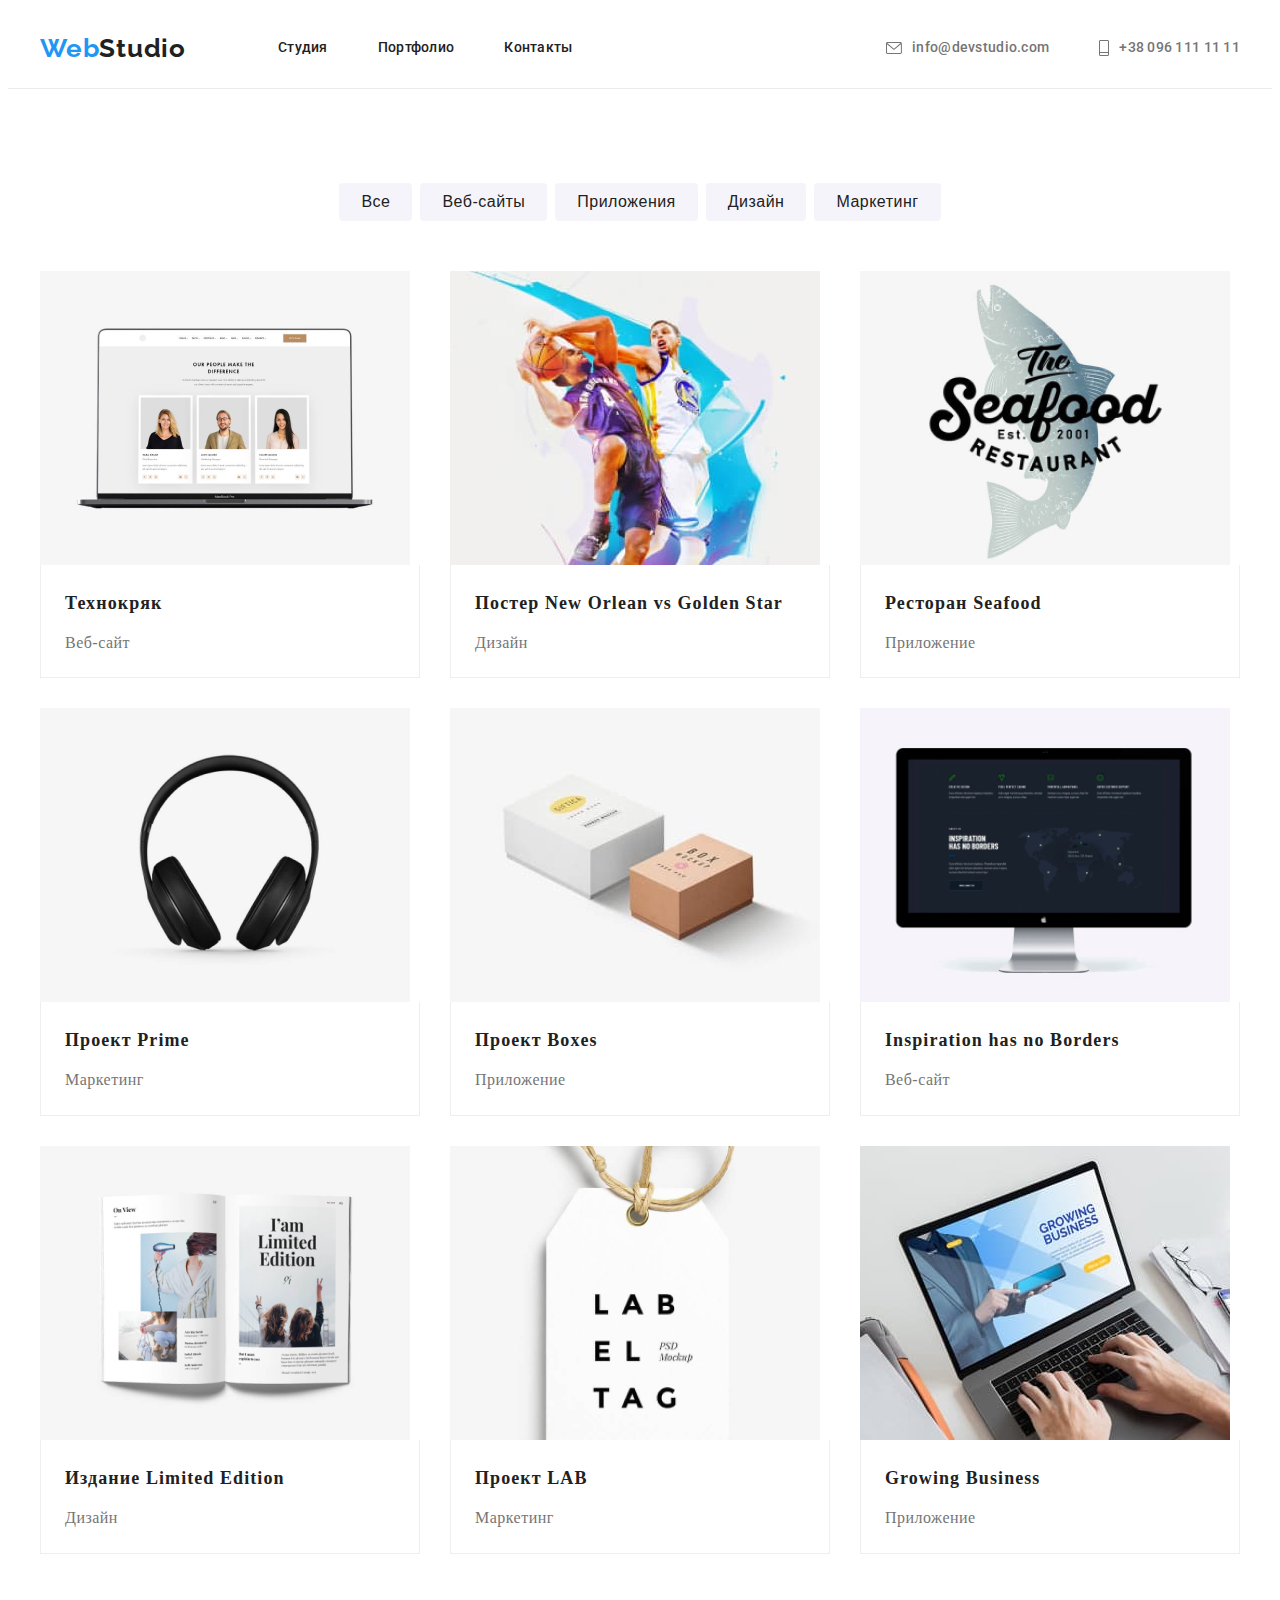
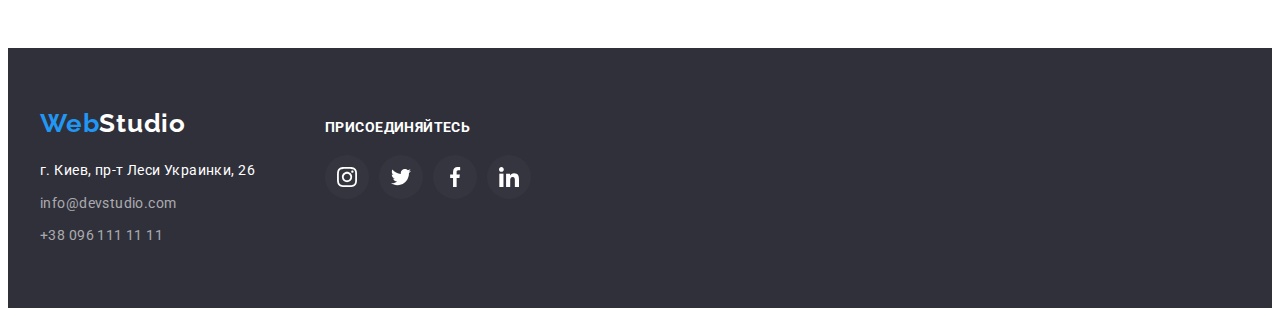
<file: portfolio.html>
<!DOCTYPE html>
<html lang="en">
<head>
    <meta charset="UTF-8">
    <meta http-equiv="X-UA-Compatible" content="IE=edge">
    <meta name="viewport" content="width=device-width, initial-scale=1.0">
    <title>Document</title>
    <link rel="preconnect" href="https://fonts.googleapis.com">
    <link rel="preconnect" href="https://fonts.gstatic.com" crossorigin>
    <link href="https://fonts.googleapis.com/css2?family=Raleway:wght@700&family=Roboto:wght@400;500;700;900&display=swap"
        rel="stylesheet">
        <link rel="stylesheet" href="https://cdnjs.cloudflare.com/ajax/libs/modern-normalize/1.1.0/modern-normalize.min.css"
            integrity="sha512-wpPYUAdjBVSE4KJnH1VR1HeZfpl1ub8YT/NKx4PuQ5NmX2tKuGu6U/JRp5y+Y8XG2tV+wKQpNHVUX03MfMFn9Q=="
            crossorigin="anonymous" referrerpolicy="no-referrer" />
        <link rel="stylesheet" href="./styles.css">
</head>
<body>
    <header class="header-style">
        <div class="container header-container">
            <nav class="navigation">
                <a class="logo link logo_head" href="#"> <span class="web-word-color">Web</span>Studio</a>
                <ul class="nav-list list">
                    <li class="nav-list-item">
                        <a class="nav-list-link link" href="#">Студия</a>
                    </li>
                    <li class="nav-list-item">
                        <a class="nav-list-link link " href="./portfolio.html">Портфолио</a>
                    </li>
                    <li class="nav-list-item">
                        <a class="nav-list-link link" href="#">Контакты</a>
                    </li>
                </ul>
            </nav>
            <ul class="list contact-info-head">
                <li class="contact-info-head-size">
                    <a class="contact-mail link contact-logo" href="mail:info@devstudio.com">info@devstudio.com
                        <svg class="contact-logo-icon" width="16px" height="12px">
                            <use href="./img/sprite.svg#icon-envelope"></use>
                        </svg>
                    </a>
                </li>
                <li class="contact-info-head-size">
                    <a class="contact-number link contact-logo" href="tel:+380961111111">+38 096 111 11 11
                        <svg class="contact-logo-icon" width="10px" height="16px">
                            <use href="./img/sprite.svg#icon-phone"></use>
                        </svg>
                    </a>
                </li>
            </ul>
        </div>
    </header>
    <main>
    <section class="section">
        <div class="container"> 
        <h1 class="visually-hidden">Портфолио</h1>
        <ul class="portfolio">
            <li class="list portfolio-btn">
                <button class="portfolio_projects_btn link" type="button">Все</button>
            </li>
            <li class="list portfolio-btn">
                <button class="portfolio_projects_btn  link" type="button">Веб-сайты</button>
            </li>
            <li class="list portfolio-btn"> 
                <button class="portfolio_projects_btn  link" type="button">Приложения</button>
            </li>
            <li class="list portfolio-btn">
                <button class="portfolio_projects_btn  link" type="button">Дизайн</button>
            </li>
            <li class="list portfolio-btn">
                <button class="portfolio_projects_btn  link" type="button">Маркетинг</button>
            </li>
        </ul>
    
        <ul class="project">
            
            <li class="list projects-block">
                <a class="project-card-link" href="">
                    <div class="project-card-img-wrapper">
                <img src="./img/img_1n.jpg" alt="карточки товара на экране" width="370" height="294"> 
                <p class="overlay">Ресурс предлагает комплексные предложения с разным уровнем функционала и сервисов. Все это позволит посетителю получить
                 исчерпывающие сведения о компании или частном лице.</p>
                </div>
                <div class="project-card-wrapper">
                <h2 class="projects_name"> Технокряк</h2>
                <p class="projects_name_type"> Веб-сайт</p>
              </div>
              </a> 
              </li> 

            <li class="list projects-block"> 
                <a class="project-card-link" href="">
                    <div class="project-card-img-wrapper">
                <img class="list" src="./img/img_2.jpg" alt="игра в баскетбол" width="370" height="294">
                <p class="overlay">Ресурс предлагает комплексные предложения с разным уровнем функционала и сервисов. Все это позволит
                    посетителю получить исчерпывающие сведения о компании или частном лице.</p>
                </div>
                <div class="project-card-wrapper">
                <h2 class="projects_name"> Постер <lang="en"> New Orlean vs Golden Star</lang>
                </h2>
                <p class="projects_name_type">Дизайн</p>
                </div>
                </a>
            </li>

            <li class="list projects-block"> 
                <a class="project-card-link" href="">
                   <div class="project-card-img-wrapper">
                <img class="list" src="./img/img_3.jpg" alt="лого сайта рыба" width="370" height="294">
                <p class="overlay">Ресурс предлагает комплексные предложения с разным уровнем функционала и сервисов. Все это позволит
                    посетителю получить исчерпывающие сведения о компании или частном лице.</p>
                </div>
                <div class="project-card-wrapper">
                <h2 class="projects_name"> Ресторан <lang="en">Seafood</lang>
                </h2>
                <p class="projects_name_type"> Приложение</p>
                </div>
                </a>
            </li>

            <li class="list projects-block"> 
                <a class="project-card-link" href="">
                    <div class="project-card-img-wrapper">
               <img class="list" src="./img/img_4.jpg" alt="наушники" width="370" height="294">
                     <p class="overlay">Ресурс предлагает комплексные предложения с разным уровнем функционала и сервисов. Все это позволит
                    посетителю получить исчерпывающие сведения о компании или частном лице.</p>
                </div>
                <div class="project-card-wrapper">
                <h2 class="projects_name"> Проект <lang="en">Prime</lang>
                </h2>
                <p class="projects_name_type">Маркетинг</p>
                </div>
                </a>
            </li>
            <li class="list projects-block"> 
                <a class="project-card-link" href="">
                    <div class="project-card-img-wrapper">
                <img class="list" src="./img/img_5.jpg" alt="две коробки" width="370" height="294">
                <p class="overlay">Ресурс предлагает комплексные предложения с разным уровнем функционала и сервисов. Все это позволит
                    посетителю получить исчерпывающие сведения о компании или частном лице.</p>
                </div>
                <div class="project-card-wrapper">
                <h2 class="projects_name">Проект <lang="en"> Boxes</lang>
                </h2>
                <p class="projects_name_type">Приложение</p>
                </div>
                </a>
            </li>
            <li class="list projects-block"> 
                <a class="project-card-link" href="">
                    <div class="project-card-img-wrapper">
                <img class="list" src="./img/img_6.jpg" alt="компьютер" width="370" height="294">
            <p class="overlay">Ресурс предлагает комплексные предложения с разным уровнем функционала и сервисов. Все это позволит
                посетителю получить  исчерпывающие сведения о компании или частном лице.</p>
                </div>
               <div class="project-card-wrapper">
                <h2 class="projects_name">Inspiration has no Borders</lang>
                </h2>
                <p class="projects_name_type">Веб-сайт</p>
                </div>
                </a>
           </li>          
            <li class="list projects-block"> 
                <a class="project-card-link" href="">
                    <div class="project-card-img-wrapper">
                <img class="list" src="./img/img_7.jpg" alt="журнал" width="370" height="294">
                <p class="overlay">Ресурс предлагает комплексные предложения с разным уровнем функционала и сервисов. Все это позволит
                    посетителю получить исчерпывающие сведения о компании или частном лице.</p>
                </div>
                <div class="project-card-wrapper">
                <h2 class="projects_name">Издание <lang="en"> Limited Edition </lang>
                </h2>
                <p class="projects_name_type">Дизайн</p>
                </div>
                </a> 
            </li>
            <li class="list projects-block"> 
                <a class="project-card-link" href=""> 
                    <div class="project-card-img-wrapper">
                <img class="list" src="./img/img_8.jpg" alt="журнал" width="370" height="294">
                <p class="overlay">Ресурс предлагает комплексные предложения с разным уровнем функционала и сервисов. Все это позволит
                    посетителю получить исчерпывающие сведения о компании или частном лице.</p>
                </div>
                <div class="project-card-wrapper">
                <h2 class="projects_name"> Проект <lang="en">LAB</lang>
                </h2>
                <p class="projects_name_type">Маркетинг</p>
                </div>
                </a>
                </li>
            <li class="list projects-block"> 
                <a class="project-card-link" href="">
                    <div class="project-card-img-wrapper">
                <img class="list" src="./img/img_9.jpg" alt="работа на компьютере" width="370" height="294">
                <p class="overlay">Ресурс предлагает комплексные предложения с разным уровнем функционала и сервисов. Все это позволит
                    посетителю получить исчерпывающие сведения о компании или частном лице.</p>     
                </div>
               <div class="project-card-wrapper">
                <h2 class="projects_name">
                    <lang="en"> Growing Business </lang>
                </h2>
                <p class="projects_name_type">Приложение</p>
            </div>
            </a> 
            </li>
         </ul>
          </div>
       </section>
    </main>
    <footer class="dark-thema ">
        <div class="container footer-section">
            <div class=" join">
                <a class="link logo_foot " href=""> <span class="web-word-color">Web</span>Studio</a>
                <address class="foot-space">
                    <ul class="list">
                        <li class="foot-space-item"><a class="link_adress link list "
                                href="https://goo.gl/maps/NwRdtHwd14dd7Rub6" target="_blank" rel="noopener noreferrer">г.
                                Киев, пр-т Леси Украинки, 26</a></li>
                        <li class="foot-space-item"><a class="contact-mail-foot link list"
                                href="mail:info@devstudio.com">info@devstudio.com</a></li>
                        <li class="foot-space-item"><a class="contact-number-foot  link list" href="tel:+380961111111">+38
                                096 111 11 11</a></li>
                    </ul>
                </address>
            </div>
            <div class="footer-info">
                <p class="join-name">присоединяйтесь</p>
                <ul class="social-list-footer list ">
                    <li class="social-list-item">
                        <a class="social-list-link-footer" href="">
                            <svg class="social-list-icon-footer" width="20" height="20">
                                <use href="./img/sprite.svg#icon-instagram"></use>
                            </svg>
                        </a>
                    </li>
                    <li class="social-list-item">
                        <a class="social-list-link-footer" href="">
                            <svg class="social-list-icon-footer" width="20" height="20">
                                <use href="./img/sprite.svg#icon-twitter"></use>
                            </svg>
                        </a>
                    </li>
                    <li class="social-list-item">
                        <a class="social-list-link-footer" href="">
                            <svg class="social-list-icon-footer" width="20" height="20">
                                <use href="./img/sprite.svg#icon-facebook"></use>
                            </svg>
                        </a>
                    </li>
                    <li class="social-list-item">
                        <a class="social-list-link-footer" href="">
                            <svg class="social-list-icon-footer" width="20" height="20">
                                <use href="./img/sprite.svg#icon-linkedin"></use>
                            </svg>
                        </a>
                    </li>
                </ul>
            </div>
        </div>
    </footer>
</body>
</html>
</file>
<file: styles.css>
:root {
  --accent-color: #2196f3;
  --dark-text-color: #212121;
  --light-dark-text-color: #757575;
  --main-light-text-color: #ffffff;
  --icon-grey-main-color: #afb1b8;
  --primary-font-family: Roboto, sans-serif;
  --secondary-font-family: Raleway, sans-serif;
}

.list {
  list-style: none;
}
.link {
  text-decoration: none;
}
.container {
  width: 1200px;
  padding-left: 15px;
  padding-right: 15px;
  margin-left: auto;
  margin-right: auto;
}
.body {
  font-family: var(--primary-font-family);
}
h1,
h2,
h3,
h4,
h5,
p {
  margin-top: 0;
  margin-bottom: 0;
}
ul,
ol {
  margin-top: 0;
  margin-bottom: 0;
  padding: 0;
}
img {
  display: block;
}
/* components start */

.section {
  padding-top: 94px;
  padding-bottom: 94px;
}
.header-style {
  border-bottom: 1px solid #ececec;
}
.visually-hidden {
  position: absolute;
  width: 1px;
  height: 1px;
  margin: -1px;
  border: 0;
  padding: 0;
  white-space: nowrap;
  clip-path: inset(100%);
  clip: rect(0 0 0 0);
  overflow: hidden;
}
.logo_head {
  font-family: var(--secondary-font-family);
  font-weight: 700;
  font-size: 26px;
  line-height: 1.19;
  letter-spacing: 0.03em;
  color: var(--dark-text-color);
}
.logo {
  margin-right: 92px;
  display: block;
}
.header-container {
  display: flex;
  align-items: center;
}
.navigation {
  display: flex;
  align-items: center;
}
.nav-list {
  display: flex;
  align-items: center;
}
.nav-list-link {
  position: relative;
  display: block;
  padding-top: 32px;
  padding-bottom: 32px;

  font-family: var(--primary-font-family);
  font-weight: 500;
  font-size: 14px;
  line-height: 1.14;
  letter-spacing: 0.02em;
  color: var(--dark-text-color);
  transition: color 250ms cubic-bezier(0.4, 0, 0.2, 1);
}
.nav-list-link:hover,
.nav-list-link:focus {
  color: var(--accent-color);
}
.nav-list-link::after {
  content: '';
  position: absolute;
  left: 0;
  bottom: 0;
  display: block;
  width: 100%;
  height: 4px;
  background-color: var(--accent-color);
  border-radius: 2px;

  transform: scaleX(0);
  transition: transform 250ms cubic-bezier(0.4, 0, 0.2, 1);
}
.nav-list-link:hover::after,
.nav-list-link:focus::after {
  transform: scaleX(1);
}

.nav-list-item {
  margin-right: 50px;
}
.nav-list-item:not(:last-child) {
  margin-right: 50px;
}
.contact-info-head {
  display: flex;
  align-items: center;
  margin-left: auto;
}

.contact-info-head-size {
  margin-right: 50px;
}
.contact-info-head-size:nth-child(2n) {
  margin-right: 0;
}

.contact-number,
.contact-mail {
  padding-top: 24px;
  padding-bottom: 24px;

  font-family: var(--primary-font-family);
  font-weight: 500;
  font-size: 14px;
  line-height: 1.14;
  letter-spacing: 0.02em;
  color: #757575;
  transition: color 250ms cubic-bezier(0.4, 0, 0.2, 1);
}
.contact-mail:hover,
.contact-mail:focus {
  color: var(--accent-color);
}
.contact-number:hover,
.contact-number:focus {
  color: var(--accent-color);
}
.contact-logo {
  display: flex;
  align-items: center;
  justify-content: flex-end;
  flex-direction: row-reverse;
}
.contact-logo-icon {
  fill: #757575;
  transition: fill 250ms cubic-bezier(0.4, 0, 0.2, 1);
  margin-right: 10px;
}

.contact-mail:hover .contact-logo-icon,
.contact-mail:focus .contact-logo-icon {
  fill: var(--accent-color);
}

.contact-number:hover .contact-logo-icon,
.contact-number:focus .contact-logo-icon {
  fill: var(--accent-color);
}

.hero {
  background-image: linear-gradient(rgba(47, 48, 58, 0.4), rgba(47, 48, 58, 0.4)),
    url('../goit-markup-hw-04/img/img_hero.jpg');
  background-color: #c4c4c4;
  background-size: cover;
  background-repeat: no-repeat;

  max-width: 1600px;
  margin-left: auto;
  margin-right: auto;
  padding-top: 200px;
  padding-bottom: 200px;
  text-align: center;
}

.modal-btn {
  min-width: 200px;
  padding: 12px 32px;
  border: 1px solid var(--accent-color);
  border-radius: 4px;
  font-family: var(--primary-font-family);
  font-weight: 700;
  font-size: 16px;
  line-height: 1.8;
  cursor: pointer;
  color: var(--main-light-text-color);
  background-color: var(--accent-color);
  transition: background-color 250ms cubic-bezier(0.4, 0, 0.2, 1);
}
.modal-btn:hover,
.modal-btn:focus {
  background-color: #188ce8;
  color: var(--main-light-text-color);
}

/* components end */

/* hero start*/

.tagline {
  text-align: center;
  margin-bottom: 30px;

  font-weight: 900;
  font-size: 44px;
  line-height: 1.4;
  letter-spacing: 0.06em;
  text-transform: uppercase;
  color: var(--main-light-text-color);
}
/* hero end */
/* main container */

/* benefits section*/

.benefits {
  display: flex;
  justify-content: start;
  flex-wrap: wrap;
}
.benefits-section {
  width: 270px;
  margin-right: 30px;
}
.benefits-section:nth-child(4n) {
  margin-right: 0;
}

.benefits_name {
  margin-bottom: 10px;
  margin-top: 30px;
  font-weight: 700;
  font-size: 14px;
  line-height: 1.14;
  letter-spacing: 0.03em;
  text-transform: uppercase;
  color: var(--dark-text-color);
}
.benefits_name:nth-last-child(4n) {
  margin: 0;
}

.benefits_name_description {
  font-weight: 400;
  font-size: 14px;
  line-height: 1.7;
  letter-spacing: 0.03em;
  color: var(--light-dark-text-color);
}

.benefits-img {
  display: flex;
  justify-content: center;
  align-items: center;
  background-color: #f5f4fa;
  width: 270px;
  height: 120px;
  border-radius: 5px;
}

/* benefits section*/

.process-work {
  display: flex;
  flex-wrap: wrap;
  align-items: center;
}
.process-work-pict {
  margin-right: 30px;
}
.process-work-pict:nth-child(3n) {
  margin-right: 0;
}
.process-pict-block {
  position: relative;
}

.process-work-about {
  position: absolute;

  background-color: rgba(47, 48, 58, 0.8);
  width: 100%;
  height: 70px;
  bottom: 0;
  text-align: center;
  padding-top: 26px;
}
.team {
  background-color: #f5f4fa;
}
.team-members {
  display: flex;
  flex-wrap: wrap;
  align-items: center;
}
.team-members-pict {
  margin-right: 30px;
  text-align: center;
}
.team-members-pict {
  box-sizing: border-box;
  border-width: 270px;
  border: 1px;
  box-shadow: 0px 1px 3px rgba(0, 0, 0, 0.12), 0px 1px 1px rgba(0, 0, 0, 0.14),
    0px 2px 1px rgba(0, 0, 0, 0.2);
  border-radius: 0px 0px 4px 4px;
  background-color: var(--main-light-text-color);
}
.team-members-pict:nth-child(4n) {
  margin-right: 0;
}
.team-members-space {
  padding-top: 30px;
  padding-bottom: 30px;
  padding-left: 32px;
  padding-right: 32px;
}
.block_name {
  text-align: center;
  margin-bottom: 50px;

  font-weight: 700;
  font-size: 36px;
  line-height: 1.16;
  letter-spacing: 0.03em;
  color: var(--dark-text-color);
}
.space-non {
  padding-top: 0;
}

.employee_name {
  margin-bottom: 10px;
  font-weight: 500;
  font-size: 16px;
  line-height: 1.18;
  letter-spacing: 0.03em;
  color: var(--dark-text-color);
}
.employee_name_work {
  font-weight: 400;
  font-size: 16px;
  line-height: 1.18;
  letter-spacing: 0.03em;
  color: var(--light-dark-text-color);
}

.social-list {
  display: flex;
  justify-content: space-between;
  margin-top: 16px;
}

.social-list-link {
  display: flex;
  align-items: center;
  justify-content: center;
  width: 44px;
  height: 44px;
  background-color: none;
  border-radius: 50%;
  transition: background-color 250ms cubic-bezier(0.4, 0, 0.2, 1);
}

.social-list-icon {
  fill: var(--icon-grey-main-color);
  transition: fill 250ms cubic-bezier(0.4, 0, 0.2, 1);
}

.social-list-link:hover,
.social-list-link:focus {
  background-color: var(--accent-color);
}

.social-list-link:hover .social-list-icon {
  fill: #ffffff;
}
.social-list-link:focus .social-list-icon {
  fill: #ffffff;
}

/* main container end */
/* portfolio start */

.portfolio {
  display: flex;
  flex-wrap: wrap;
  justify-content: center;
  margin-bottom: 50px;
}
.portfolio_projects_btn {
  padding: 6px 22px;
  border: 1px;
  border-radius: 4px;

  font-weight: 500;
  font-size: 16px;
  line-height: 1.6;
  letter-spacing: 0.03em;
  color: var(--dark-text-color);
  background-color: #f5f4fa;
  cursor: pointer;
  transition: background-color 250ms cubic-bezier(0.4, 0, 0.2, 1),
    color 250ms cubic-bezier(0.4, 0, 0.2, 1), box-shadow 250ms cubic-bezier(0.4, 0, 0.2, 1);
}

.portfolio-btn:not(:last-child) {
  margin-right: 8px;
}

.portfolio_projects_btn:hover,
.portfolio_projects_btn:focus {
  color: var(--main-light-text-color);
  background-color: var(--accent-color);
  box-shadow: 0px 2px rgba(0, 0, 0, 0.3);
}
/* projects cards start */
.project {
  display: flex;
  flex-wrap: wrap;
  margin-left: -30px;
  margin-top: -30px;
}
.projects-block {
  flex-basis: calc((100% - 90px) / 3);
  margin-left: 30px;
  margin-top: 30px;
}

.project-card-wrapper {
  padding-top: 20px;
  padding-bottom: 20px;
  padding-left: 24px;
  border: 1px solid #eeeeee;
  border-top: none;
}
.project-card-link {
  display: block;
  text-decoration: none;
}

.project-card-link:hover,
.project-card-link:focus {
  box-shadow: 2px 6px 8px 1px rgba(0, 0, 0, 0.3);
}
.project-card-link {
  transition: box-shadow 250ms cubic-bezier(0.4, 0, 0.2, 1);
}
.projects_name {
  font-weight: 700;
  font-size: 18px;
  line-height: 2;
  letter-spacing: 0.06em;
  color: var(--dark-text-color);
  margin-bottom: 8px;
}
.projects_name_type {
  font-weight: 400;
  font-size: 16px;
  line-height: 1.8;
  letter-spacing: 0.03em;
  color: var(--light-dark-text-color);
  cursor: pointer;
}
.project-card-img-wrapper {
  position: relative;
  overflow: hidden;
}

.overlay {
  background-color: rgba(33, 150, 243, 0.9);
  position: absolute;

  font-family: var(--primary-font-family);
  font-weight: 400;
  font-size: 18px;
  line-height: 28px;
  letter-spacing: 0.03em;
  color: var(--main-light-text-color);
  text-align: start;

  top: 0;
  left: 0;
  width: 100%;
  height: 100%;
  padding: 20px 20px;
  overflow: auto;
  transform: translateY(100%);
  transition: transform 250ms cubic-bezier(0.4, 0, 0.2, 1);
}

.project-card-link:hover .overlay,
.project-card-link:focus .overlay {
  transform: translateY(0%);
}

/* projects cards finish */
/* portfolio end */

/* clients block section start */
.clients {
  display: flex;
  justify-content: space-between;
}
.clients-list {
  display: flex;
  align-items: center;
  justify-content: center;
  width: 170px;
  height: 92px;
  outline: 1px solid var(--icon-grey-main-color);
  border-radius: 5px;
  transition: outline 250ms cubic-bezier(0.4, 0, 0.2, 1);
}
.clients-list:hover .clients-list-logo,
.clients-list:focus .clients-list-logo {
  fill: var(--accent-color);
}
.clients-list:hover,
.clients-list:focus {
  outline: 1px solid var(--accent-color);
}
.clients-card {
  display: block;
}

.clients-card:not(:last-child) {
  margin-right: 30px;
}

.clients-list-logo {
  fill: var(--icon-grey-main-color);
  transition: fill 250ms cubic-bezier(0.4, 0, 0.2, 1);
}
/* clients block section finish */

/* footer start */

.dark-thema {
  background-color: #2f303a;
  padding-top: 60px;
  padding-bottom: 60px;
}
.logo_foot {
  font-family: var(--secondary-font-family);
  font-weight: 700;
  font-size: 26px;
  line-height: 1.19;
  letter-spacing: 0.03em;
  color: var(--main-light-text-color);
  cursor: pointer;
}
.foot-space {
  margin-top: 20px;
}
.foot-space-item {
  font-family: var(--primary-font-family);
}
.foot-space-item:not(:last-child) {
  margin-bottom: 9px;
}

.web-word-color {
  color: var(--accent-color);
}

.link_adress {
  font-style: normal;
  font-weight: 400;
  font-size: 14px;
  line-height: 1.7;
  letter-spacing: 0.03em;
  color: var(--main-light-text-color);
  cursor: pointer;
}

.contact-mail-foot,
.contact-number-foot {
  font-style: normal;
  font-weight: 400;
  font-size: 14px;
  line-height: 1.7;
  letter-spacing: 0.03em;
  color: rgba(255, 255, 255, 0.6);
  cursor: pointer;
}

.join-name {
  font-family: var(--primary-font-family);

  font-weight: 700;
  font-size: 14px;
  line-height: 16px;
  letter-spacing: 0.03em;
  color: var(--main-light-text-color);
  text-transform: uppercase;
}

.social-list-footer {
  display: flex;

  margin-top: 20px;
}

.social-list-link-footer {
  display: flex;
  align-items: center;
  justify-content: center;

  width: 44px;
  height: 44px;
  background-color: rgba(100, 100, 100, 0.1);
  border-radius: 50%;
  transition: background-color 250ms cubic-bezier(0.4, 0, 0.2, 1);
}

.social-list-link-footer:hover,
.social-list-link-footer:focus {
  background-color: var(--accent-color);
}

.social-list-link-footer:hover .social-list-icon {
  fill: #ffffff;
}

.social-list-item:not(:last-child) {
  margin-right: 10px;
}

.social-list-icon-footer {
  fill: var(--main-light-text-color);
  transition: fill 250ms cubic-bezier(0.4, 0, 0.2, 1);
}
.footer-info {
  display: flex;
  flex-direction: column;
  align-items: baseline;

  margin-left: 70px;
}
.footer-section {
  display: flex;
  align-items: baseline;
}
/* footer end */
/*modal btn */
.backdrop {
  position: fixed;
  top: 0;
  left: 0;
  width: 100vw;
  height: 100vh;
  background-color: rgba(0, 0, 0, 0.2);
  transition: opacity 250ms cubic-bezier(0.4, 0, 0.2, 1),
    visibility 250ms cubic-bezier(0.4, 0, 0.2, 1);
}
.backdrop.is-hidden {
  opacity: 0;
  visibility: hidden;
  pointer-events: none;
}

.modal {
  position: absolute;
  top: 50%;
  left: 50%;
  transform: translate(-50%, -50%);
  width: 528px;
  height: 582px;
  background-color: rgb(255, 255, 255);
}
.modal-close-btn {
  position: absolute;
  top: 8px;
  right: 8px;
  display: flex;
  justify-content: center;
  align-items: center;
  width: 30px;
  height: 30px;
  border-radius: 50%;
  border: 1px solid var(--icon-grey-main-color);
  background-color: transparent;
  padding: 0;
  cursor: pointer;
}
</file>
